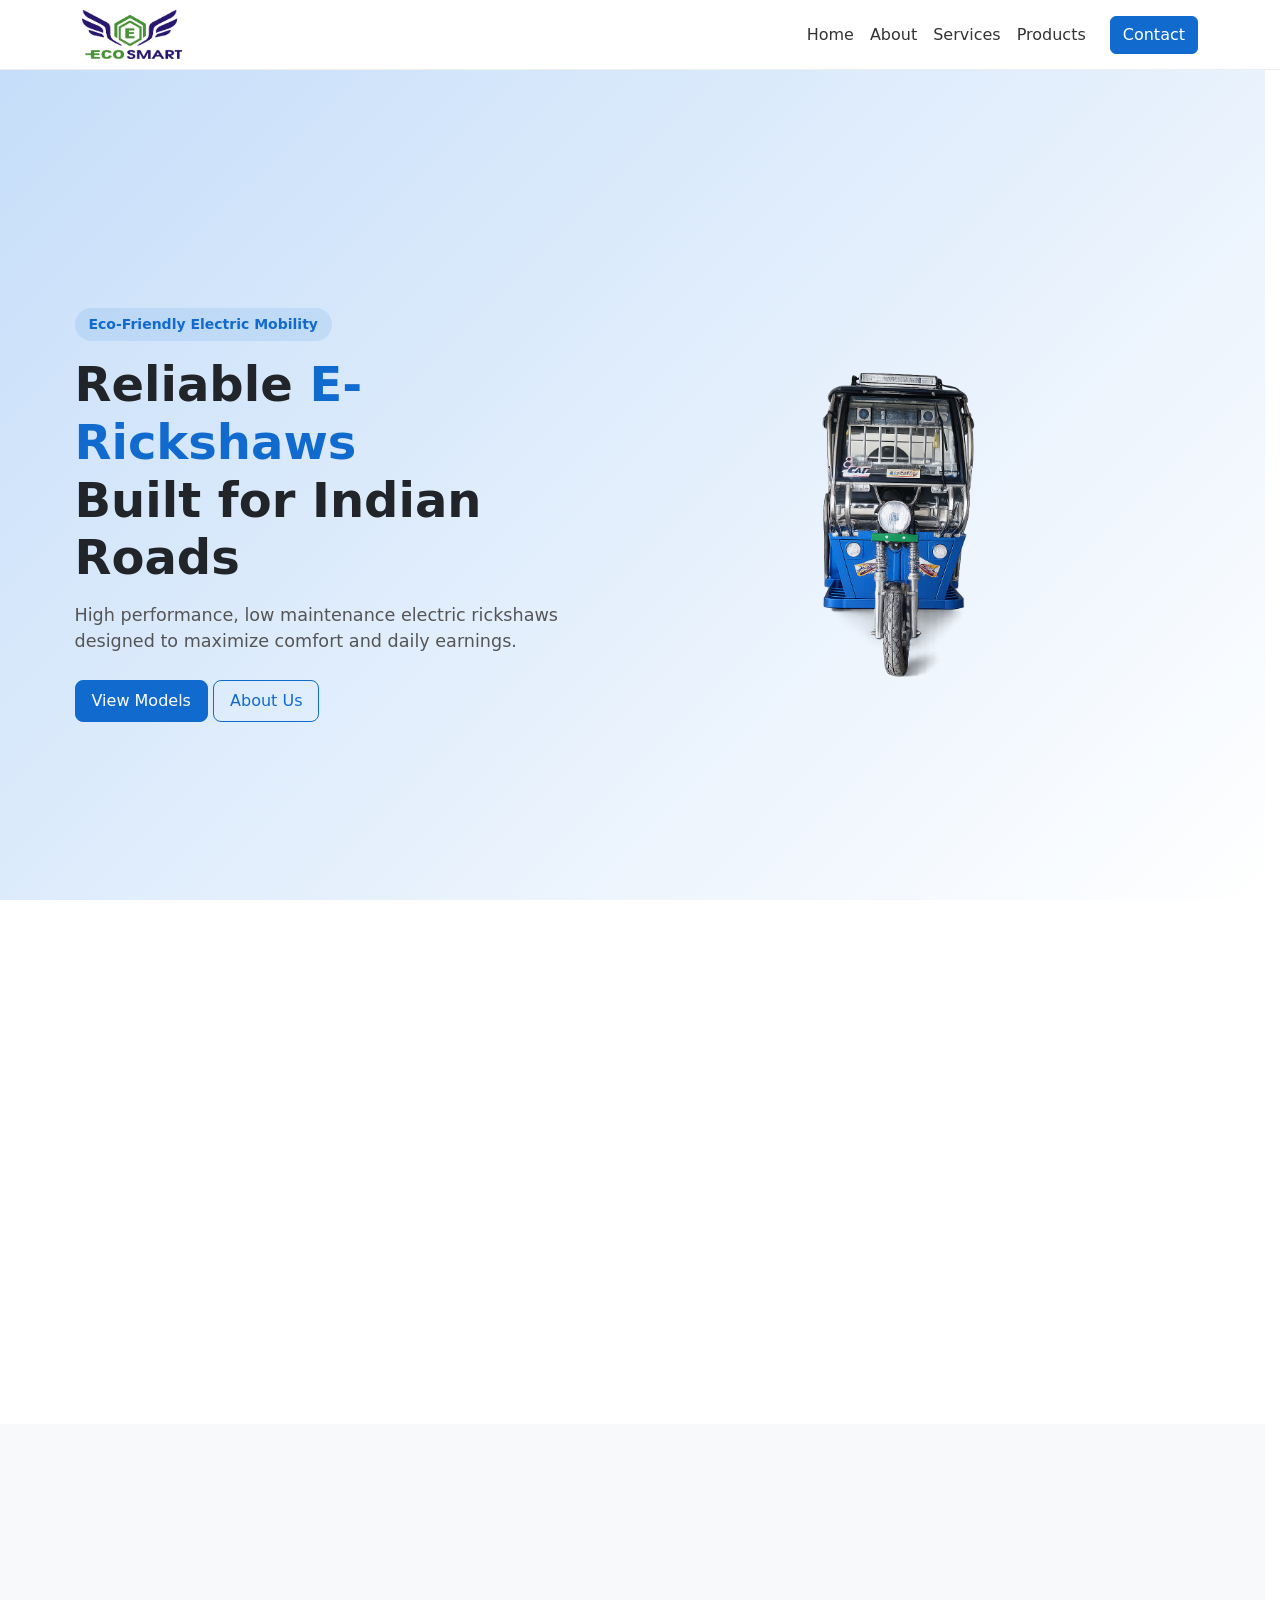
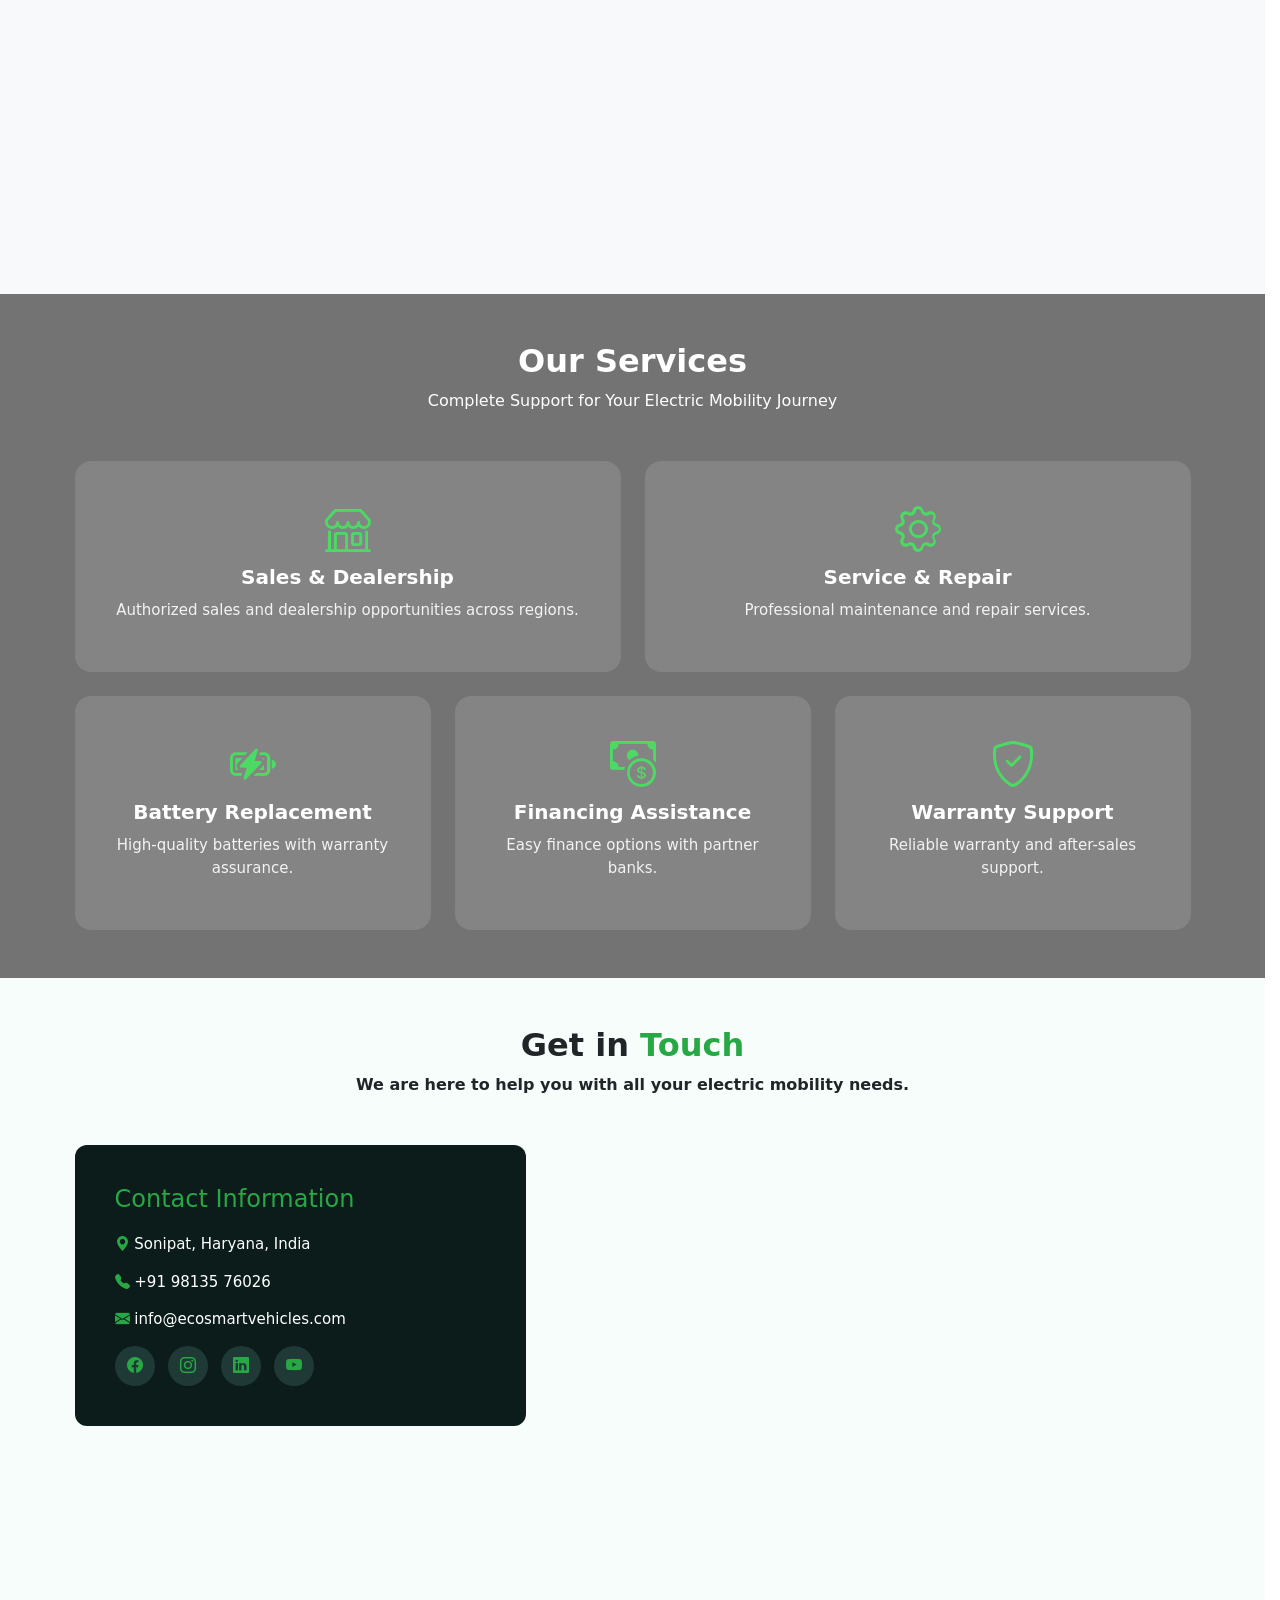
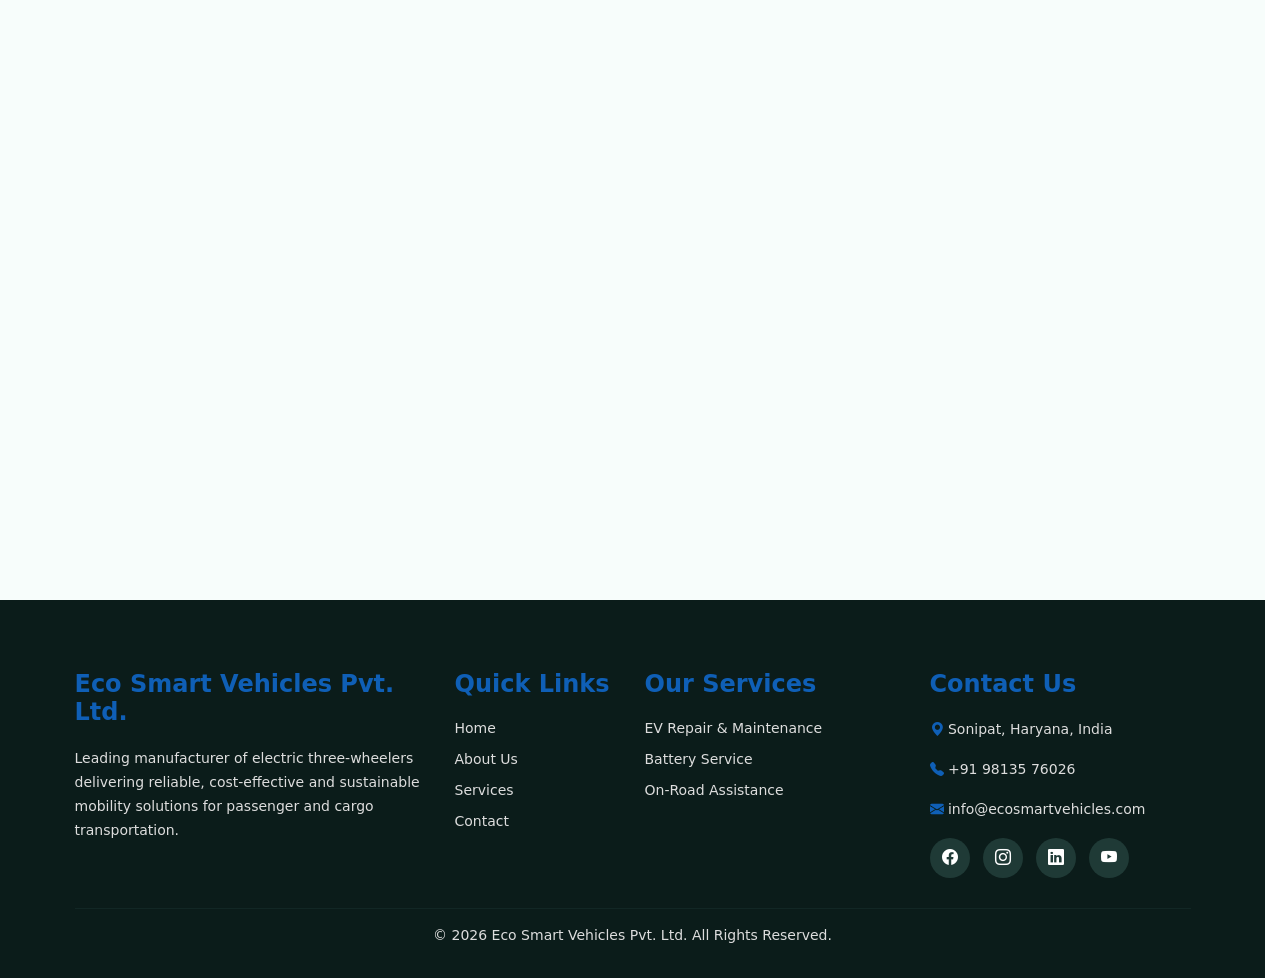
<file: index.html>
<!DOCTYPE html>
<html lang="en">

<head>
  <meta charset="UTF-8">
  <title>Home - EcoSmart</title>

  <link rel="stylesheet" href="https://cdn.jsdelivr.net/npm/bootstrap-icons@1.11.1/font/bootstrap-icons.css">
  <link rel="stylesheet" href="https://cdn.jsdelivr.net/npm/bootstrap-icons@1.11.1/font/bootstrap-icons.css">

  <link href="https://cdn.jsdelivr.net/npm/bootstrap@5.3.2/dist/css/bootstrap.min.css" rel="stylesheet">
  <link href="https://cdnjs.cloudflare.com/ajax/libs/font-awesome/6.5.1/css/all.min.css" rel="stylesheet">
  <link href="https://unpkg.com/aos@2.3.4/dist/aos.css" rel="stylesheet">
  <link rel="stylesheet" href="css/style.css">
</head>

<body>

  <nav class="navbar navbar-expand-lg fixed-top">
    <div class="container">
      <a class="navbar-brand fw-bold text-success" href="index.html">
        <img src="images/Logo/eco_logo.jpeg" alt="EcoSmart" tooltip="EcoSmart" style="width: 100px;">
      </a>

      <button class="navbar-toggler" type="button" data-bs-toggle="collapse" data-bs-target="#menu">
        <span class="navbar-toggler-icon"></span>
      </button>

      <div class="collapse navbar-collapse" id="menu">
        <ul class="navbar-nav ms-auto align-items-lg-center">
          <li class="nav-item">
            <a class="nav-link active" href="#">Home</a>
          </li>
          <!-- <li class="nav-item">
          <a class="nav-link" href="#models">Models</a>
        </li> -->
          <li class="nav-item">
            <a class="nav-link" href="about.html">About</a>
          </li>
          <li class="nav-item">
            <a class="nav-link" href="index.html#services">Services</a>
          </li>
          <li class="nav-item">
            <a class="nav-link" href="products.html">Products</a>
          </li>
          <li class="nav-item ms-lg-3">
            <a class="btn btn-success" href="#contact">Contact</a>
          </li>
        </ul>
      </div>
    </div>
  </nav>


  <!-- HERO SECTION -->
  <section class="hero-section">
    <div class="container">
      <div class="row align-items-center">

        <!-- Left Content -->
        <div class="col-lg-6 hero-content">
          <span class="hero-badge">Eco-Friendly Electric Mobility</span>

          <h1>
            Reliable <span>E-Rickshaws</span><br>
            Built for Indian Roads
          </h1>

          <p>
            High performance, low maintenance electric rickshaws
            designed to maximize comfort and daily earnings.
          </p>

          <div class="hero-buttons">
            <a href="#models" class="btn btn-success btn-lg" style="font-size: 16px;">View Models</a>
            <a href="about.html" class="btn btn-outline-success btn-lg" style="font-size: 16px;">About Us</a>
          </div>
        </div>

        <!-- Right Image -->
        <div class="col-lg-6 text-center hero-image">
          <img src="images/hero_img.png" alt="E-Rickshaw">
        </div>

      </div>
    </div>
  </section>


  <!-- About Block -->
  <section class="section about-block">

    <div class="container">
      <div class="row align-items-center">
        <div class="col-md-6" data-aos="fade-right">
          <h2>About Us</h2>
          <p>
            <b>Eco Smart Vehicles Pvt. Ltd.</b>, established in <b>2016</b>, is a leading manufacturer and solution
            provider in the
            <b>three-wheeler electric vehicle (3W EV)</b> segment. With a strong commitment to sustainable mobility, we
            specialize in designing, manufacturing, and supplying reliable, cost-effective, and high-performance
            electric three-wheelers for passenger and cargo applications.
          </p>
          <a href="about.html" class="read-more">
            Read More <i class="fa-solid fa-arrow-right"></i>
          </a>
        </div>
        <div class="col-md-6" data-aos="fade-left">
          <img src="images/about_img.png" class="img-fluid rounded">
        </div>
      </div>
    </div>
  </section>

  <!-- Models -->
  <section id="models" class="section bg-light">
    <div class="container">
      <h2 class="section-title" data-aos="fade-up">Our Models</h2>

      <div class="row mt-4">
        <div class="col-md-4" data-aos="zoom-in">
          <a href="products.html#rickshaw" style="text-decoration: none; color: #000;">
            <div class="card-box">
              <img src="images/models/passenger_rickshaw.png">
              <h5>Passenger E-Rickshaw</h5>
            </div>
          </a>
        </div>
        <div class="col-md-4" data-aos="zoom-in" data-aos-delay="150">
          <a href="products.html#loader" style="text-decoration: none; color: #000;">
            <div class="card-box">
              <img src="images/models/loader_rickshaw.png">
              <h5>Loader E-Rickshaw</h5>
            </div>
          </a>
        </div>
        <div class="col-md-4" data-aos="zoom-in" data-aos-delay="300">
          <div class="card-box">
            <img src="images/models/premium_rickshaw.png">
            <h5>Premium E-Rickshaw</h5>
          </div>
        </div>
      </div>
    </div>
  </section>

  <!-- Services -->
  <section id="services" class="services-section-bg py-5">
    <div class="overlay"></div>

    <div class="container position-relative">
      <div class="text-center mb-5 text-white">
        <h2 class="fw-bold">Our Services</h2>
        <p>Complete Support for Your Electric Mobility Journey</p>
      </div>

      <div class="row g-4">

        <div class="col-md-6 col-lg-6">
          <div class="service-card-bg text-center">
            <i class="bi bi-shop"></i>
            <h5>Sales & Dealership</h5>
            <p>Authorized sales and dealership opportunities across regions.</p>
          </div>
        </div>

        <!-- <div class="col-md-6 col-lg-4">
        <div class="service-card-bg text-center">
          <i class="bi bi-tools"></i>
          <h5>Spare Parts Supply</h5>
          <p>Genuine spare parts for long-lasting performance.</p>
        </div>
      </div> -->
        <div class="col-md-6 col-lg-6">
          <div class="service-card-bg text-center">
            <i class="bi bi-gear"></i>
            <h5>Service & Repair</h5>
            <p>Professional maintenance and repair services.</p>
          </div>
        </div>

        <div class="col-md-6 col-lg-4">
          <div class="service-card-bg text-center">
            <i class="bi bi-battery-charging"></i>
            <h5>Battery Replacement</h5>
            <p>High-quality batteries with warranty assurance.</p>
          </div>
        </div>



        <div class="col-md-6 col-lg-4">
          <div class="service-card-bg text-center">
            <i class="bi bi-cash-coin"></i>
            <h5>Financing Assistance</h5>
            <p>Easy finance options with partner banks.</p>
          </div>
        </div>

        <div class="col-md-6 col-lg-4">
          <div class="service-card-bg text-center">
            <i class="bi bi-shield-check"></i>
            <h5>Warranty Support</h5>
            <p>Reliable warranty and after-sales support.</p>
          </div>
        </div>

      </div>
    </div>
  </section>


  <!-- Portfolio -->
  <!-- <section class="section">
    <div class="container">
      <h2 class="section-title" data-aos="fade-up">Our Work</h2>

      <div class="row mt-4">
        <div class="col-md-4" data-aos="fade-up">
          <img src="images/work1.jpg" class="portfolio-img">
        </div>
        <div class="col-md-4" data-aos="fade-up" data-aos-delay="150">
          <img src="images/work2.jpg" class="portfolio-img">
        </div>
        <div class="col-md-4" data-aos="fade-up" data-aos-delay="300">
          <img src="images/work3.jpg" class="portfolio-img">
        </div>
      </div>
    </div>
  </section> -->

  <!-- CONTACT SECTION -->
  <section class="contact-section py-5" id="contact">
    <div class="container">

      <div class="section-title text-center mb-5">
        <h2>Get in <span>Touch</span></h2>
        <p>We are here to help you with all your electric mobility needs.</p>
      </div>

      <div class="row g-4">

        <!-- CONTACT INFO -->
        <div class="col-lg-5">
          <div class="contact-box">
            <h4>Contact Information</h4>

            <p><i class="bi bi-geo-alt-fill"></i> Sonipat, Haryana, India</p>
            <p><i class="bi bi-telephone-fill"></i> +91 98135 76026</p>
            <p><i class="bi bi-envelope-fill"></i> info@ecosmartvehicles.com</p>

            <div class="contact-social">
              <a href="#"><i class="bi bi-facebook"></i></a>
              <a href="#"><i class="bi bi-instagram"></i></a>
              <a href="#"><i class="bi bi-linkedin"></i></a>
              <a href="#"><i class="bi bi-youtube"></i></a>
            </div>
          </div>
        </div>

        <!-- CONTACT FORM -->
        <div class="col-lg-7">
          <iframe src="https://docs.google.com/forms/d/e/1FAIpQLSeu7i3pXuNI6NlAFTD0J7Tj8FxOgOXIwPhNv7xGaq_lLX20pw/viewform?embedded=true" width="640" height="1000" frameborder="0" marginheight="0" marginwidth="0">Loading…</iframe>
          <!-- <div id="contact" class="contact-form">
            <form action="https://formspree.io/f/meeljpdd" method="post">
              <div class="row">

                <div class="col-md-6 mb-3">
                  <input type="text" name="name" class="form-control" placeholder="Your Name" required>
                </div>

                <div class="col-md-6 mb-3">
                  <input type="email" name="email" class="form-control" placeholder="Your Email" required>
                </div>

                <div class="col-md-12 mb-3">
                  <input type="text" name="subject" class="form-control" placeholder="Subject">
                </div>

                <div class="col-md-12 mb-3">
                  <textarea name="message" class="form-control" rows="5" placeholder="Your Message"></textarea>
                </div>

                <div class="col-md-12">
                  <button class="btn btn-success px-4">Send Message</button>
                </div>
                <input type="hidden" name="_next" value="EcoSmart/index.html">
              </div>
            </form>
          </div> -->
        </div>

      </div>

    </div>
  </section>

  <!-- Footer -->
  <footer class="footer-section">
    <div class="container">
      <div class="row gy-4">

        <!-- ABOUT -->
        <div class="col-lg-4 col-md-6">
          <h4 class="footer-title">Eco Smart Vehicles Pvt. Ltd.</h4>
          <p>
            Leading manufacturer of electric three-wheelers delivering
            reliable, cost-effective and sustainable mobility solutions
            for passenger and cargo transportation.
          </p>
        </div>

        <!-- QUICK LINKS -->
        <div class="col-lg-2 col-md-6">
          <h4 class="footer-title">Quick Links</h4>
          <ul class="footer-links">
            <li><a href="index.html">Home</a></li>
            <li><a href="about.html">About Us</a></li>
            <li><a href="index.html#services">Services</a></li>
            <li><a href="index.html#contact">Contact</a></li>
          </ul>
        </div>

        <!-- SERVICES -->
        <div class="col-lg-3 col-md-6">
          <h4 class="footer-title">Our Services</h4>
          <ul class="footer-links">
            <li>EV Repair & Maintenance</li>
            <li>Battery Service</li>
            <li>On-Road Assistance</li>
          </ul>
        </div>

        <!-- CONTACT -->
        <div class="col-lg-3 col-md-6">
          <h4 class="footer-title">Contact Us</h4>
          <p><i class="bi bi-geo-alt-fill" style="color: #0f5fb6;"></i> Sonipat, Haryana, India</p>
          <p><i class="bi bi-telephone-fill" style="color: #0f5fb6;"></i> +91 98135 76026</p>
          <p><i class="bi bi-envelope-fill" style="color: #0f5fb6;"></i> info@ecosmartvehicles.com</p>

          <div class="social-icons">
            <a href="#"><i class="bi bi-facebook"></i></a>
            <a href="#"><i class="bi bi-instagram"></i></a>
            <a href="#"><i class="bi bi-linkedin"></i></a>
            <a href="#"><i class="bi bi-youtube"></i></a>
          </div>
        </div>

      </div>

      <hr class="footer-line">

      <div class="text-center">
        <p class="mb-0">© 2026 Eco Smart Vehicles Pvt. Ltd. All Rights Reserved.</p>
      </div>
    </div>
  </footer>

  <script src="https://cdn.jsdelivr.net/npm/bootstrap@5.3.2/dist/js/bootstrap.bundle.min.js"></script>
  <script src="https://unpkg.com/aos@2.3.4/dist/aos.js"></script>
  <script src="js/script.js"></script>
</body>

</html>
</file>
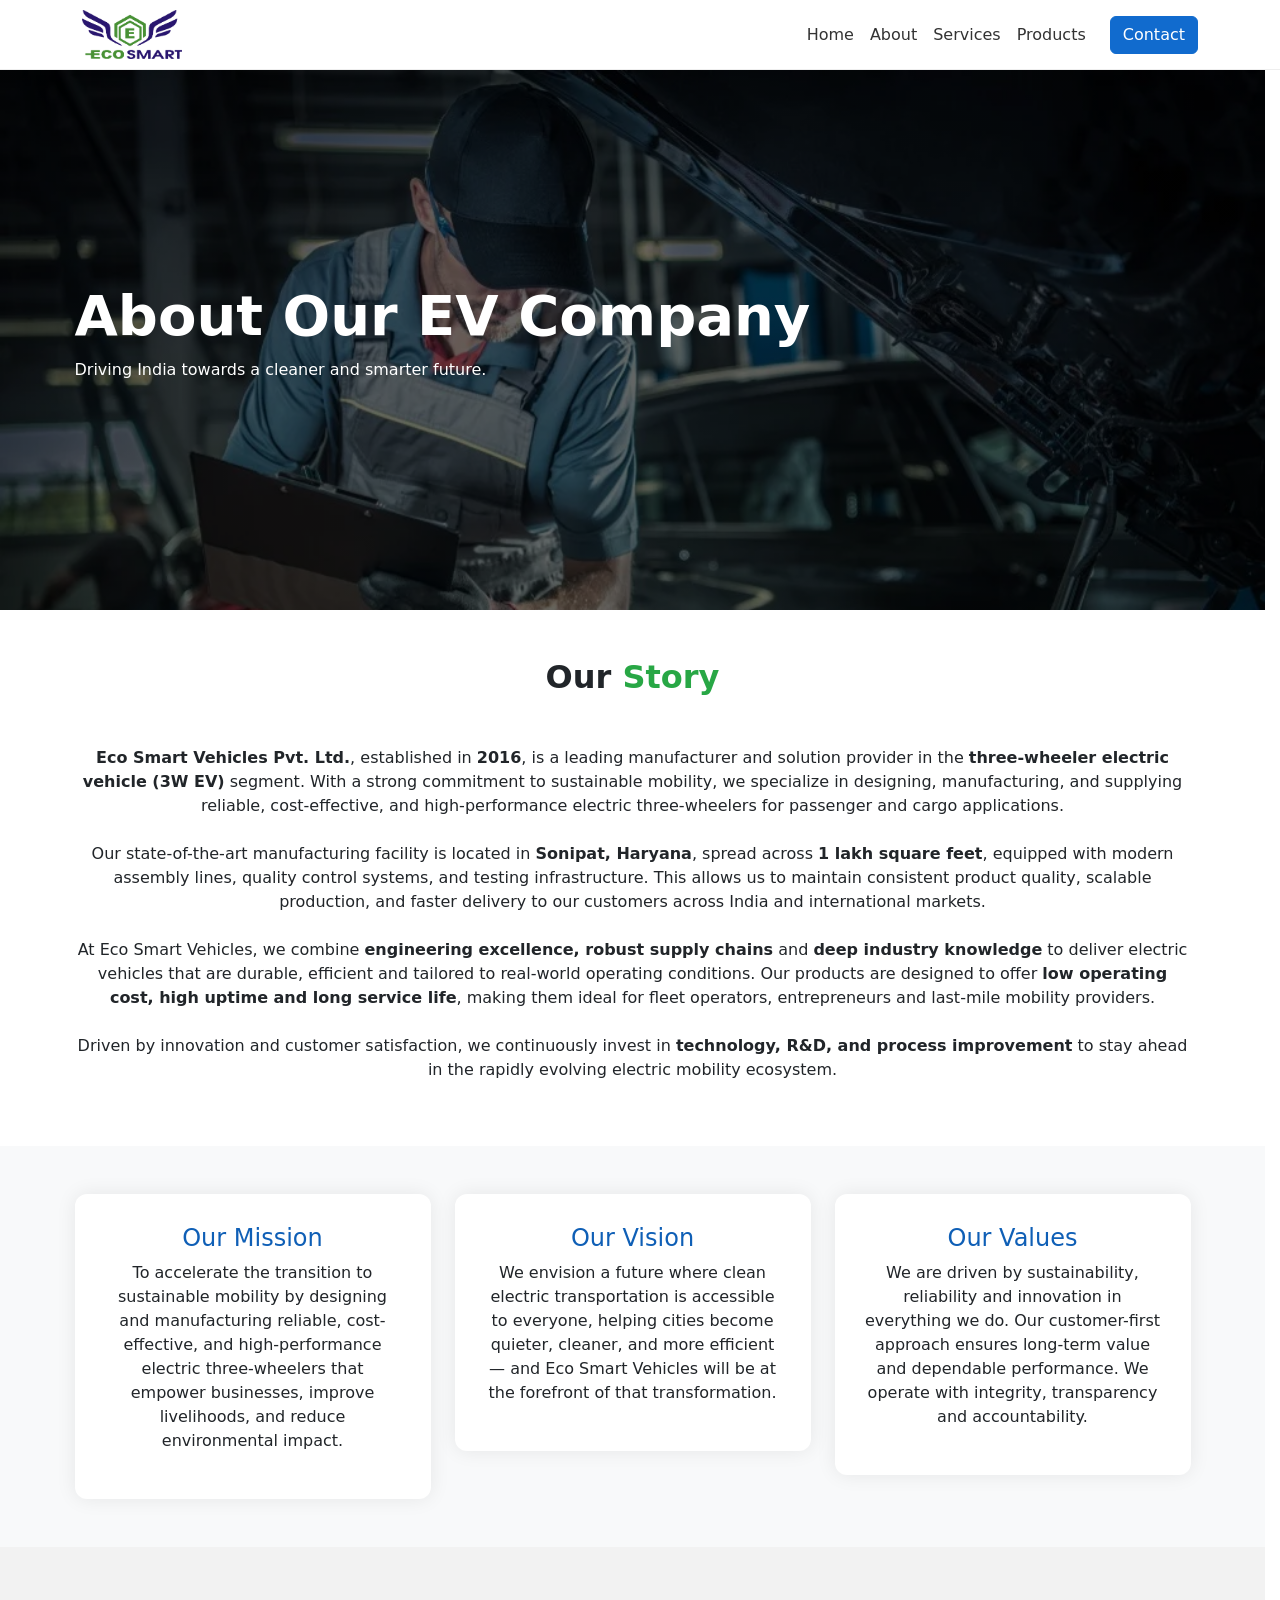
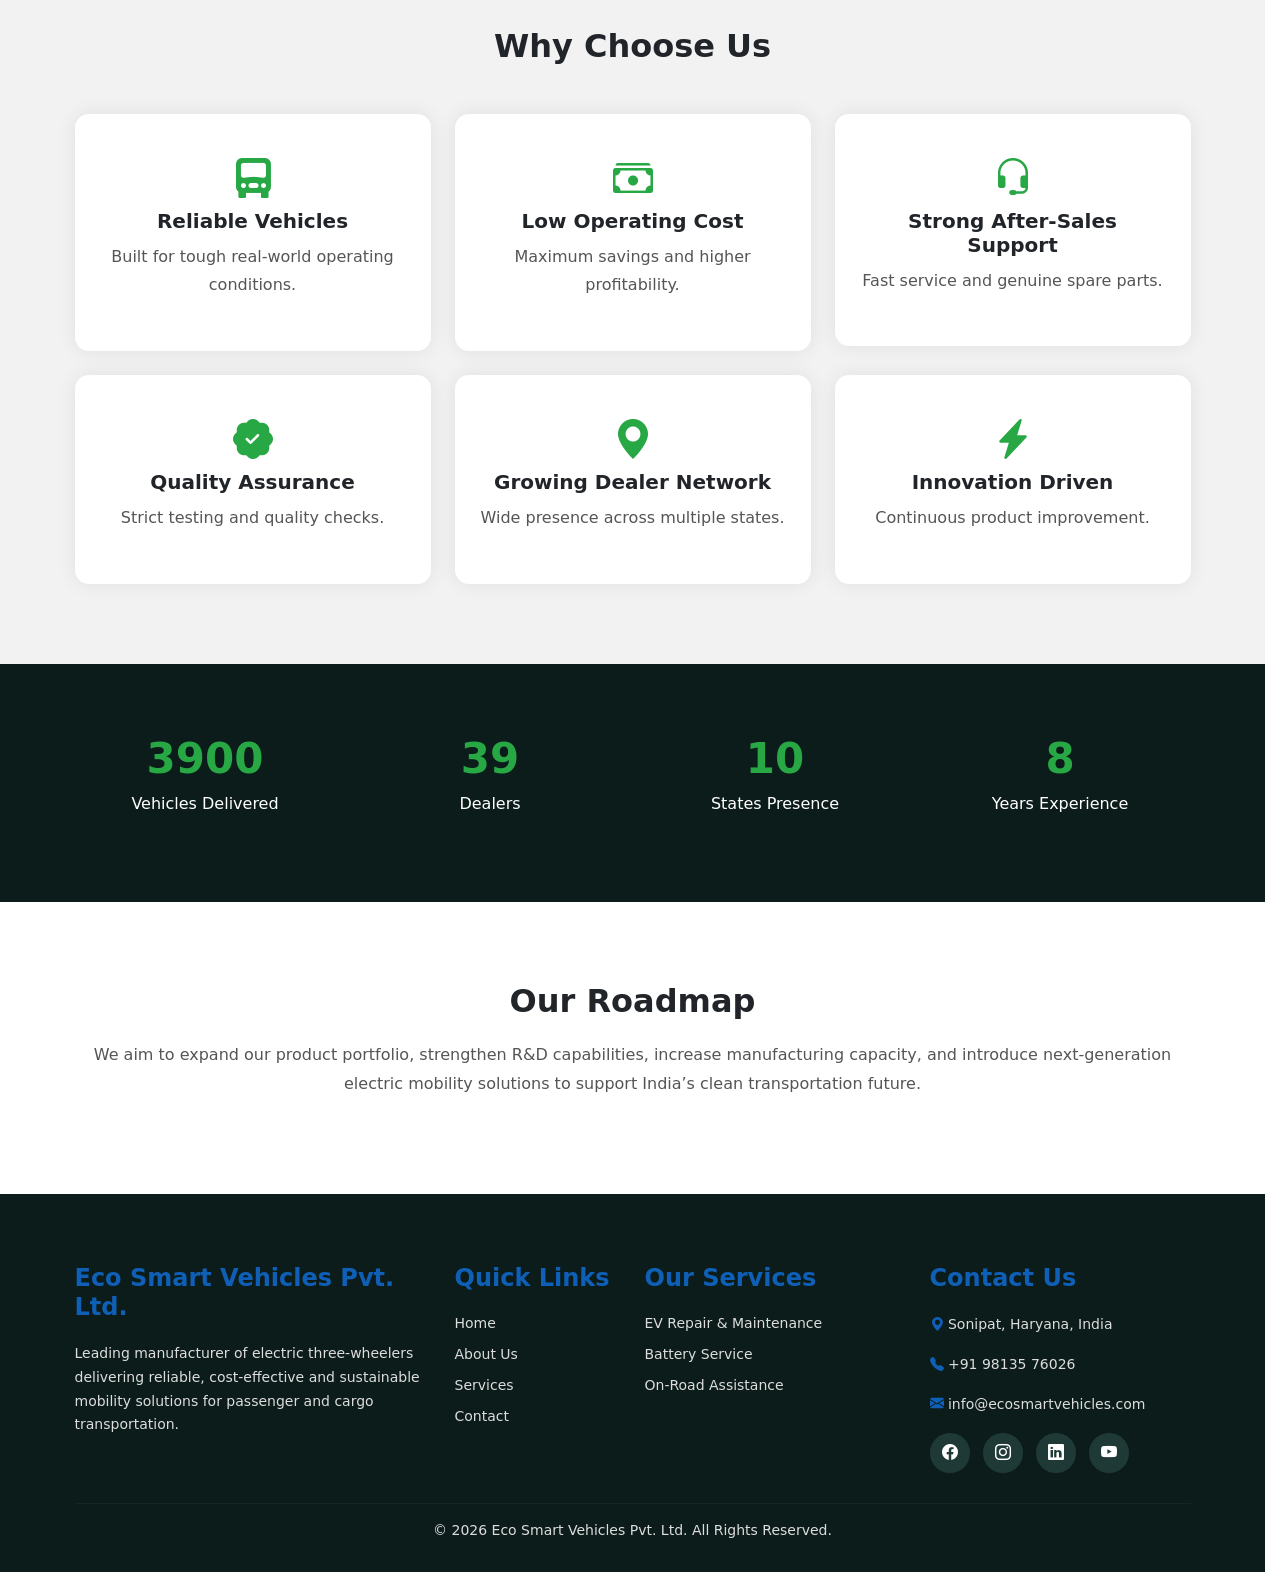
<file: about.html>
<!DOCTYPE html>
<html lang="en">

<head>
  <meta charset="UTF-8">
  <meta name="viewport" content="width=device-width, initial-scale=1.0">
  <title>About Us - EcoSmart</title>

  <!-- Bootstrap -->
  <link href="https://cdn.jsdelivr.net/npm/bootstrap@5.3.2/dist/css/bootstrap.min.css" rel="stylesheet">
  <link rel="stylesheet" href="https://cdn.jsdelivr.net/npm/bootstrap-icons@1.11.1/font/bootstrap-icons.css">


  <!-- Google Font -->
  <link href="https://fonts.googleapis.com/css2?family=Poppins:wght@300;400;600;700&display=swap" rel="stylesheet">
  <link rel="stylesheet" href="css/style.css">
</head>

<body>
  <nav class="navbar navbar-expand-lg fixed-top">
    <div class="container">
      <a class="navbar-brand fw-bold text-success" href="index.html">
        <img src="images/Logo/eco_logo.jpeg" alt="EcoSmart" tooltip="EcoSmart" style="width: 100px;">
      </a>

      <button class="navbar-toggler" type="button" data-bs-toggle="collapse" data-bs-target="#menu">
        <span class="navbar-toggler-icon"></span>
      </button>

      <div class="collapse navbar-collapse" id="menu">
        <ul class="navbar-nav ms-auto align-items-lg-center">
          <li class="nav-item">
            <a class="nav-link" href="index.html">Home</a>
          </li>
          <!-- <li class="nav-item">
          <a class="nav-link" href="#models">Models</a>
        </li> -->
          <li class="nav-item">
            <a class="nav-link active" href="about.html">About</a>
          </li>
            <li class="nav-item">
          <a class="nav-link" href="index.html#services">Services</a>
        </li>
         <li class="nav-item">
          <a class="nav-link" href="products.html">Products</a>
        </li>
          <li class="nav-item ms-lg-3">
            <a class="btn btn-success" href="index.html#contact">Contact</a>
          </li>
        </ul>
      </div>
    </div>
  </nav>

  <!-- HERO -->
  <section class="about-hero">
    <div class="container">
      <h1 class="display-4 fw-bold">About Our EV Company</h1>
      <p>Driving India towards a cleaner and smarter future.</p>
    </div>
  </section>

  <!-- STORY -->
  <section class="py-5">
    <div class="container reveal">
      <div class="section-title">
        <h2>Our <span>Story</span></h2>
      </div>
      <p class="text-center">
        <b>Eco Smart Vehicles Pvt. Ltd.</b>, established in <b>2016</b>, is a leading manufacturer and solution provider
        in the
        <b>three-wheeler electric vehicle (3W EV)</b> segment. With a strong commitment to sustainable mobility, we
        specialize
        in designing, manufacturing, and supplying reliable, cost-effective, and high-performance electric
        three-wheelers for passenger and cargo applications.
        <br /><br />
        Our state-of-the-art manufacturing facility is located in <b>Sonipat, Haryana</b>, spread across <b>1 lakh
          square feet</b>,
        equipped with modern assembly lines, quality control systems, and testing infrastructure. This allows us to
        maintain consistent product quality, scalable production, and faster delivery to our customers across India and
        international markets.
        <br /><br />
        At Eco Smart Vehicles, we combine <b>engineering excellence, robust supply chains</b> and <b>deep industry
          knowledge</b> to
        deliver electric vehicles that are durable, efficient and tailored to real-world operating conditions. Our
        products are designed to offer <b>low operating cost, high uptime and long service life</b>, making them ideal
        for
        fleet operators, entrepreneurs and last-mile mobility providers.
        <br /><br />
        Driven by innovation and customer satisfaction, we continuously invest in <b>technology, R&D, and process
          improvement</b> to stay ahead in the rapidly evolving electric mobility ecosystem.
      </p>
    </div>
  </section>

  <!-- MISSION VISION VALUES -->
  <section class="py-5 bg-light">
    <div class="container">
      <div class="row g-4">

        <div class="col-md-4 reveal">
          <div class="icon-box text-center">
            <h4 style="color: #0f5fb6;">Our Mission</h4>
            <p>To accelerate the transition to sustainable mobility by designing and manufacturing reliable,
              cost-effective, and high-performance electric three-wheelers that empower businesses, improve livelihoods,
              and reduce environmental impact.</p>
          </div>
        </div>

        <div class="col-md-4 reveal">
          <div class="icon-box text-center">
            <h4 style="color: #0f5fb6;">Our Vision</h4>
            <p>We envision a future where clean electric transportation is accessible to everyone, helping cities become
              quieter, cleaner, and more efficient — and Eco Smart Vehicles will be at the forefront of that
              transformation.</p>
          </div>
        </div>

        <div class="col-md-4 reveal">
          <div class="icon-box text-center">
            <h4 style="color: #0f5fb6;">Our Values</h4>
            <p>We are driven by sustainability, reliability and innovation in everything we do. Our customer-first
              approach ensures long-term value and dependable performance. We operate with integrity, transparency and
              accountability.</p>
          </div>
        </div>

      </div>
    </div>
  </section>

  <!-- ABOUT CONTENT START -->

<!-- WHY CHOOSE US -->
<section class="about-block why-section">
  <div class="container text-center">
    <h2 class="mb-5">Why Choose Us</h2>

    <div class="row g-4">

      <div class="col-md-4">
        <div class="why-card">
          <i class="bi bi-truck-front-fill"></i>
          <h5>Reliable Vehicles</h5>
          <p>Built for tough real-world operating conditions.</p>
        </div>
      </div>

      <div class="col-md-4">
        <div class="why-card">
          <i class="bi bi-cash-stack"></i>
          <h5>Low Operating Cost</h5>
          <p>Maximum savings and higher profitability.</p>
        </div>
      </div>

      <div class="col-md-4">
        <div class="why-card">
          <i class="bi bi-headset"></i>
          <h5>Strong After-Sales Support</h5>
          <p>Fast service and genuine spare parts.</p>
        </div>
      </div>

      <div class="col-md-4">
        <div class="why-card">
          <i class="bi bi-patch-check-fill"></i>
          <h5>Quality Assurance</h5>
          <p>Strict testing and quality checks.</p>
        </div>
      </div>

      <div class="col-md-4">
        <div class="why-card">
          <i class="bi bi-geo-alt-fill"></i>
          <h5>Growing Dealer Network</h5>
          <p>Wide presence across multiple states.</p>
        </div>
      </div>

      <div class="col-md-4">
        <div class="why-card">
          <i class="bi bi-lightning-charge-fill"></i>
          <h5>Innovation Driven</h5>
          <p>Continuous product improvement.</p>
        </div>
      </div>

    </div>
  </div>
</section>


<!-- IMPACT NUMBERS -->
<section class="counter-section">
  <div class="container">
    <div class="row text-center">

      <div class="col-md-3">
        <h2 class="counter" data-target="5000">0</h2>
        <p>Vehicles Delivered</p>
      </div>

      <div class="col-md-3">
        <h2 class="counter" data-target="50">0</h2>
        <p>Dealers</p>
      </div>

      <div class="col-md-3">
        <h2 class="counter" data-target="10">0</h2>
        <p>States Presence</p>
      </div>

      <div class="col-md-3">
        <h2 class="counter" data-target="8">0</h2>
        <p>Years Experience</p>
      </div>

    </div>
  </div>
</section>

<!-- FUTURE ROADMAP -->
<section class="about-block">
  <div class="container text-center">
    <h2>Our Roadmap</h2>
    <p class="mt-3">
      We aim to expand our product portfolio, strengthen R&D capabilities,
      increase manufacturing capacity, and introduce next-generation
      electric mobility solutions to support India’s clean transportation
      future.
    </p>
  </div>
</section>

<!-- ABOUT CONTENT END -->

  <!-- TEAM -->
  <!-- <section class="py-5">
    <div class="container reveal">
      <div class="section-title">
        <h2>Our <span>Team</span></h2>
      </div>

      <div class="row text-center g-4">

        <div class="col-md-4">
          <div class="team-card">
            <img src="https://randomuser.me/api/portraits/men/32.jpg">
            <h5 class="mt-3">Rahul Sharma</h5>
            <p>Founder</p>
          </div>
        </div>

        <div class="col-md-4">
          <div class="team-card">
            <img src="https://randomuser.me/api/portraits/women/45.jpg">
            <h5 class="mt-3">Neha Verma</h5>
            <p>Operations Head</p>
          </div>
        </div>

        <div class="col-md-4">
          <div class="team-card">
            <img src="https://randomuser.me/api/portraits/men/65.jpg">
            <h5 class="mt-3">Amit Singh</h5>
            <p>Technical Lead</p>
          </div>
        </div>

      </div>
    </div>
  </section> -->

  <!-- FOOTER -->
  <!-- FOOTER -->
<footer class="footer-section">
  <div class="container">
    <div class="row gy-4">

      <!-- ABOUT -->
      <div class="col-lg-4 col-md-6">
        <h4 class="footer-title">Eco Smart Vehicles Pvt. Ltd.</h4>
        <p>
          Leading manufacturer of electric three-wheelers delivering
          reliable, cost-effective and sustainable mobility solutions
          for passenger and cargo transportation.
        </p>
      </div>

      <!-- QUICK LINKS -->
      <div class="col-lg-2 col-md-6">
        <h4 class="footer-title">Quick Links</h4>
        <ul class="footer-links">
          <li><a href="index.html">Home</a></li>
          <li><a href="about.html">About Us</a></li>
          <li><a href="index.html#services">Services</a></li>
          <li><a href="index.html#contact">Contact</a></li>
        </ul>
      </div>

      <!-- SERVICES -->
      <div class="col-lg-3 col-md-6">
        <h4 class="footer-title">Our Services</h4>
        <ul class="footer-links">
          <li>EV Repair & Maintenance</li>
          <li>Battery Service</li>
          <li>On-Road Assistance</li>
        </ul>
      </div>

      <!-- CONTACT -->
      <div class="col-lg-3 col-md-6">
        <h4 class="footer-title">Contact Us</h4>
        <p><i class="bi bi-geo-alt-fill" style="color: #0f5fb6;"></i> Sonipat, Haryana, India</p>
        <p><i class="bi bi-telephone-fill" style="color: #0f5fb6;"></i> +91 98135 76026</p>
        <p><i class="bi bi-envelope-fill" style="color: #0f5fb6;"></i> info@ecosmartvehicles.com</p>


        <div class="social-icons">
          <a href="#"><i class="bi bi-facebook"></i></a>
          <a href="#"><i class="bi bi-instagram"></i></a>
          <a href="#"><i class="bi bi-linkedin"></i></a>
          <a href="#"><i class="bi bi-youtube"></i></a>
        </div>
      </div>

    </div>

    <hr class="footer-line">

    <div class="text-center">
      <p class="mb-0">© 2026 Eco Smart Vehicles Pvt. Ltd. All Rights Reserved.</p>
    </div>
  </div>
</footer>


  <!-- Bootstrap JS -->
  <script src="https://cdn.jsdelivr.net/npm/bootstrap@5.3.2/dist/js/bootstrap.bundle.min.js"></script>

  <script>
    // Scroll Reveal
    window.addEventListener("scroll", () => {
      document.querySelectorAll(".reveal").forEach(el => {
        if (el.getBoundingClientRect().top < window.innerHeight - 100) {
          el.classList.add("active");
        }
      });
    });

    // Counter Animation
    const counters = document.querySelectorAll('.counter');
    counters.forEach(counter => {
      let target = +counter.dataset.target;
      let count = 0;
      let speed = 50;

      let update = () => {
        if (count < target) {
          count += Math.ceil(target / speed);
          counter.innerText = count;
          setTimeout(update, 40);
        } else {
          counter.innerText = target;
        }
      };
      update();
    });
  </script>
</body>

</html>
</file>
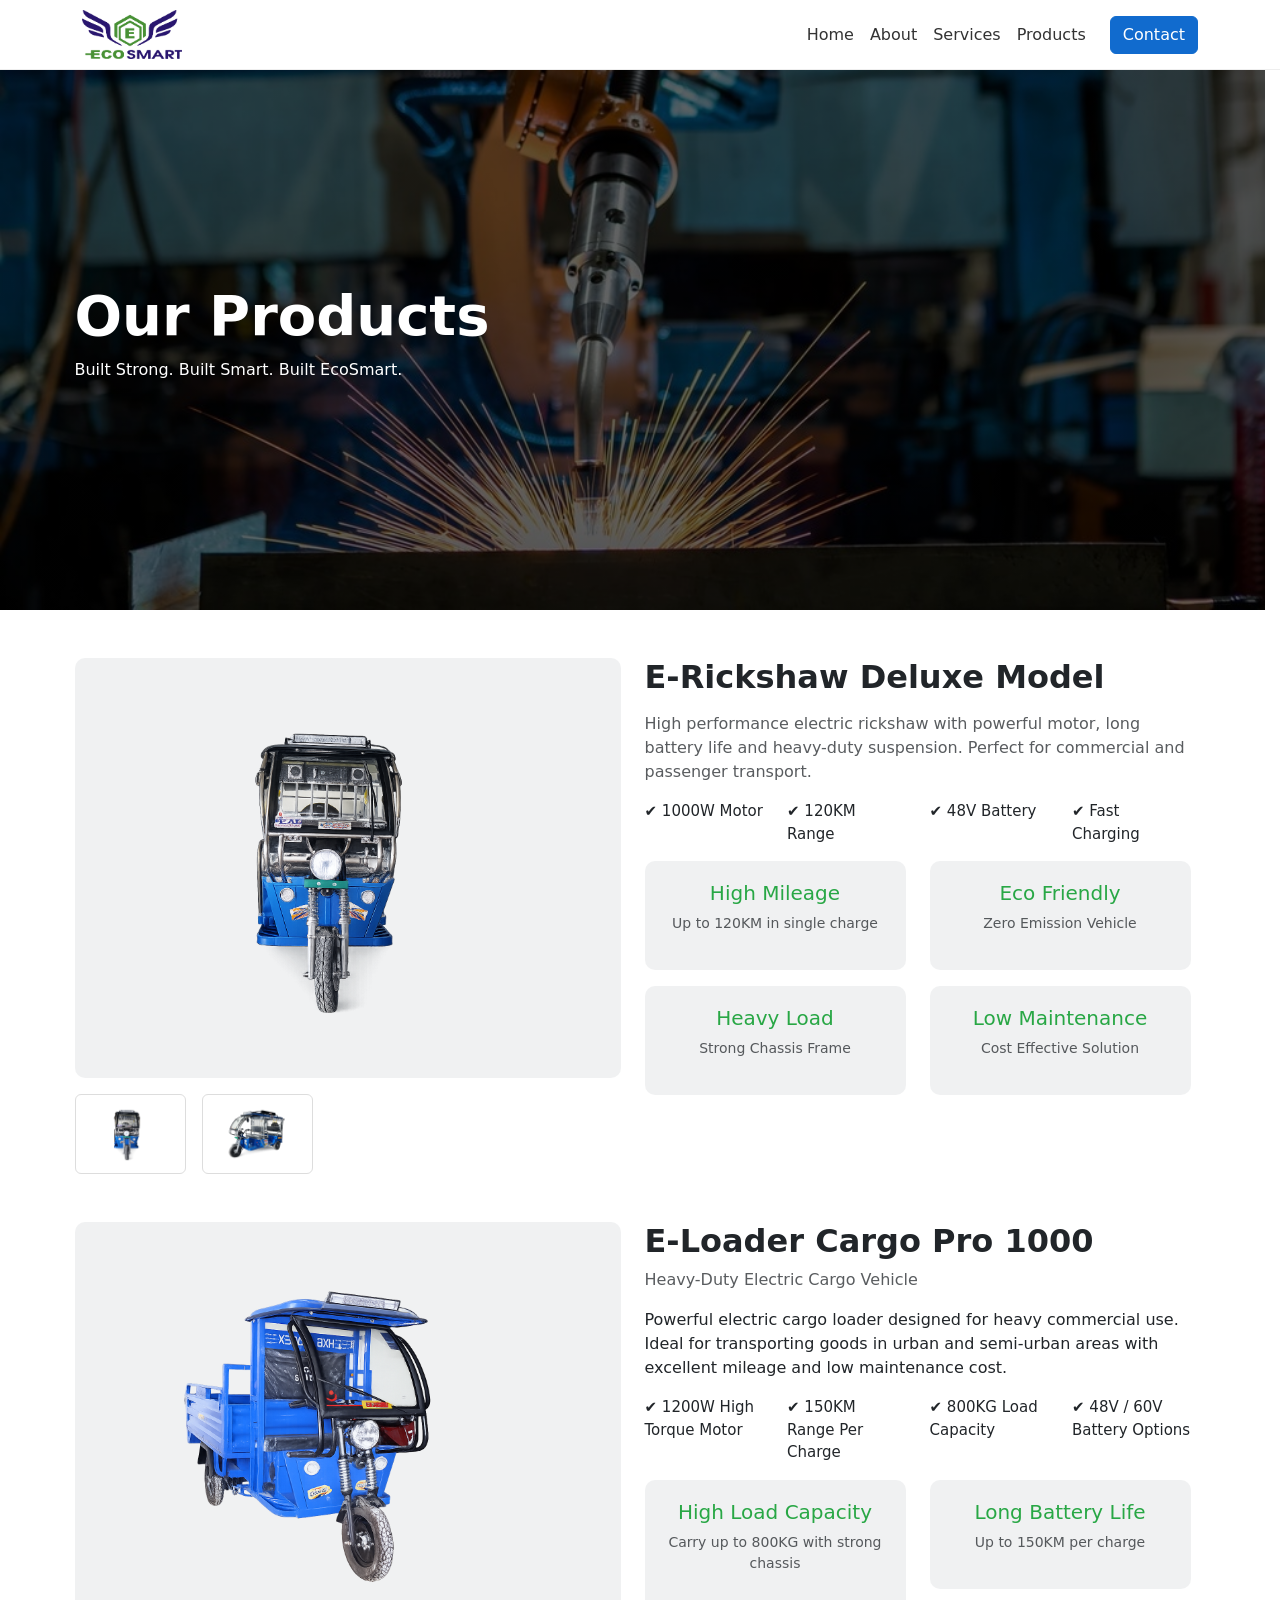
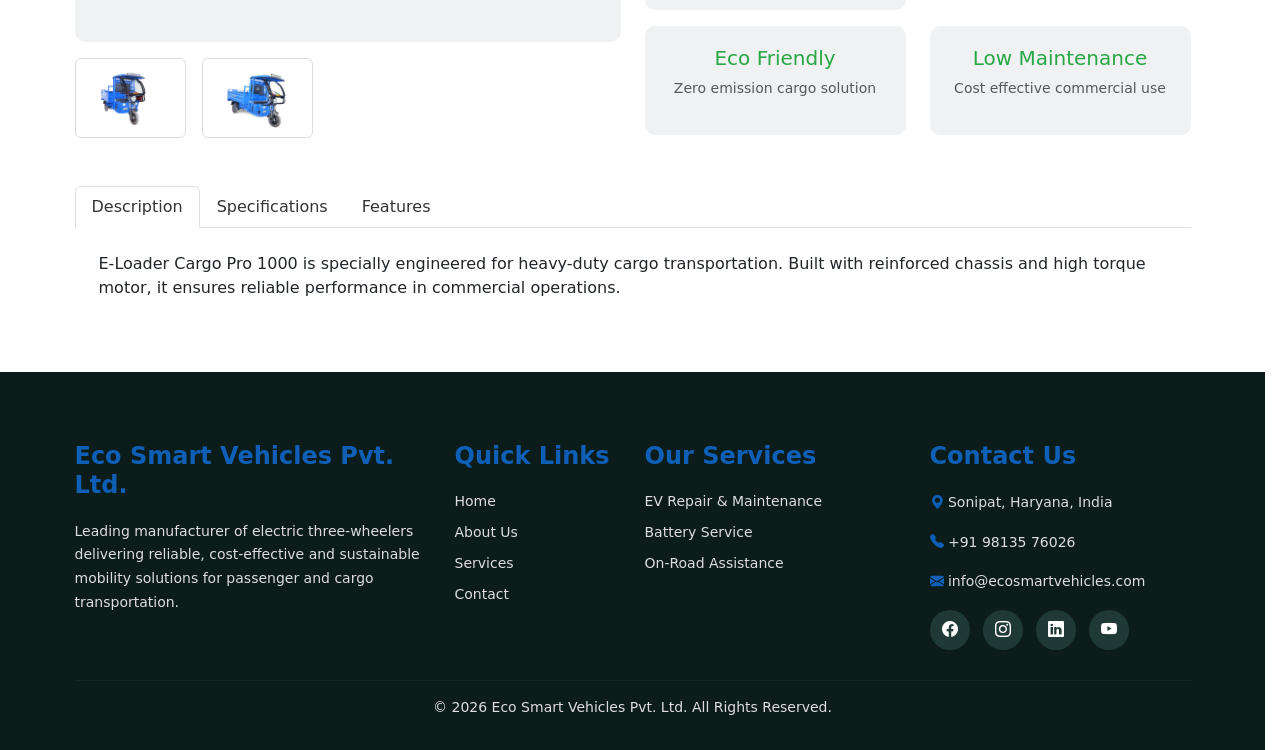
<file: products.html>
<!DOCTYPE html>
<html lang="en">

<head>
    <meta charset="UTF-8">
    <meta name="viewport" content="width=device-width, initial-scale=1.0">
    <title>Products - EcoSmart</title>

    <!-- Bootstrap -->
    <link href="https://cdn.jsdelivr.net/npm/bootstrap@5.3.2/dist/css/bootstrap.min.css" rel="stylesheet">
    <link rel="stylesheet" href="https://cdn.jsdelivr.net/npm/bootstrap-icons@1.11.1/font/bootstrap-icons.css">


    <!-- Google Font -->
    <link href="https://fonts.googleapis.com/css2?family=Poppins:wght@300;400;600;700&display=swap" rel="stylesheet">
    <link rel="stylesheet" href="css/style.css">
</head>

<body>
    <nav class="navbar navbar-expand-lg fixed-top">
        <div class="container">
            <a class="navbar-brand fw-bold text-success" href="index.html">
                <img src="images/Logo/eco_logo.jpeg" alt="EcoSmart" tooltip="EcoSmart" style="width: 100px;">
            </a>

            <button class="navbar-toggler" type="button" data-bs-toggle="collapse" data-bs-target="#menu">
                <span class="navbar-toggler-icon"></span>
            </button>

            <div class="collapse navbar-collapse" id="menu">
                <ul class="navbar-nav ms-auto align-items-lg-center">
                    <li class="nav-item">
                        <a class="nav-link" href="index.html">Home</a>
                    </li>
                    <li class="nav-item">
                        <a class="nav-link" href="about.html">About</a>
                    </li>
                    <li class="nav-item">
                        <a class="nav-link" href="index.html#services">Services</a>
                    </li>
                    <li class="nav-item">
                        <a class="nav-link active" href="products.html">Products</a>
                    </li>
                    <li class="nav-item ms-lg-3">
                        <a class="btn btn-success" href="index.html#contact">Contact</a>
                    </li>
                </ul>
            </div>
        </div>
    </nav>
    <!-- HERO -->
    <section class="product-hero">
        <div class="container">
            <h1 class="display-4 fw-bold">Our Products</h1>
            <p>Built Strong. Built Smart. Built EcoSmart.</p>
        </div>
    </section>
    <div class="container py-5">

        <div class="row" id="rickshaw">

            <!-- LEFT: Images -->
            <div class="col-md-6">
                <img id="mainImage_rickshaw" src="images/products/e-rickshaw/rickshaw1.png" class="main-img mb-3">

                <div class="d-flex gap-3">
                    <img src="images/products/e-rickshaw/rickshaw1.png" class="thumb-img" onclick="changeImage_rickshaw(this)">
                    <img src="images/products/e-rickshaw/rickshaw_sideview.png" class="thumb-img"
                        onclick="changeImage_rickshaw(this)">
                    <!-- <img src="https://via.placeholder.com/600x400?text=Battery+View" class="thumb-img" onclick="changeImage(this)"> -->
                </div>
            </div>

            <!-- RIGHT: Details -->
            <div class="col-md-6">

                <h2 class="fw-bold">E-Rickshaw Deluxe Model</h2>

                <!-- <span class="stock-badge text-white">In Stock</span> -->

                <!-- <div class="mt-3">
                <span class="price">₹1,45,000</span>
                <span class="old-price">₹1,60,000</span>
            </div> -->

                <p class="mt-3 text-muted">
                    High performance electric rickshaw with powerful motor,
                    long battery life and heavy-duty suspension.
                    Perfect for commercial and passenger transport.
                </p>
                <div class="row" style="font-size: 15px;">
                    <div class="col-md-3">
                        <p>✔ 1000W Motor</p>
                    </div>
                    <div class="col-md-3">
                        <p>✔ 120KM Range</p>
                    </div>
                    <div class="col-md-3">
                        <p>✔ 48V Battery</p>
                    </div>
                    <div class="col-md-3">
                        <p>✔ Fast Charging</p>
                    </div>
                </div>
                <div class="row text-center">

                    <div class="col-md-6">
                        <div class="feature-box">
                            <h5 style="color:#28a745;">High Mileage</h5>
                            <p class="small text-muted">Up to 120KM in single charge</p>
                        </div>
                    </div>

                    <div class="col-md-6">
                        <div class="feature-box">
                            <h5 style="color:#28a745;">Eco Friendly</h5>
                            <p class="small text-muted">Zero Emission Vehicle</p>
                        </div>
                    </div>
                </div>
                <div class="row mt-3 text-center">
                    <div class="col-md-6">
                        <div class="feature-box">
                            <h5 style="color:#28a745;">Heavy Load</h5>
                            <p class="small text-muted">Strong Chassis Frame</p>
                        </div>
                    </div>

                    <div class="col-md-6">
                        <div class="feature-box">
                            <h5 style="color:#28a745;">Low Maintenance</h5>
                            <p class="small text-muted">Cost Effective Solution</p>
                        </div>
                    </div>

                </div>
                <!-- Quantity -->
                <!-- <div class="d-flex align-items-center mt-3">
                <button class="btn btn-outline-secondary" onclick="decreaseQty()">-</button>
                <input type="text" id="quantity" value="1" class="form-control mx-2 qty-box">
                <button class="btn btn-outline-secondary" onclick="increaseQty()">+</button>
            </div>

            <div class="mt-4">
                <button class="btn btn-success px-4 me-2">Enquire Now</button>
                <button class="btn btn-dark px-4">Download Brochure</button>
            </div> -->

            </div>
        </div>

        <!-- Features Section -->

        <div class="row mt-5" id="loader">

            <!-- LEFT SIDE -->
            <div class="col-md-6">
                <img id="mainImage_loader" src="images/products/e-loader/loader1.png" class="main-img mb-3">

                <div class="d-flex gap-3">
                    <img src="images/products/e-loader/loader1.png" class="thumb-img"
                        onclick="changeImage_loader(this)">
                    <img src="images/products/e-loader/loader_sideview.png" class="thumb-img"
                        onclick="changeImage_loader(this)">
                    <!-- <img src="https://via.placeholder.com/600x400?text=Loading+Area" class="thumb-img"
                        onclick="changeImage(this)"> -->
                </div>
            </div>

            <!-- RIGHT SIDE -->
            <div class="col-md-6">

                <h2 class="fw-bold">E-Loader Cargo Pro 1000</h2>
                <p class="text-muted">Heavy-Duty Electric Cargo Vehicle</p>

                <!-- <div class="price mb-3">₹1,85,000</div> -->

                <p>
                    Powerful electric cargo loader designed for heavy commercial use.
                    Ideal for transporting goods in urban and semi-urban areas with
                    excellent mileage and low maintenance cost.
                </p>
                 <div class="row" style="font-size: 15px;">
                    <div class="col-md-3">
                        <p>✔ 1200W High Torque Motor</p>
                    </div>
                    <div class="col-md-3">
                        <p>✔ 150KM Range Per Charge</p>
                    </div>
                    <div class="col-md-3">
                        <p>✔ 800KG Load Capacity</p>
                    </div>
                    <div class="col-md-3">
                        <p>✔ 48V / 60V Battery Options</p>
                    </div>
                </div>
                <div class="row text-center">

            <div class="col-md-6">
                     <div class="feature-box">
                            <h5 style="color:#28a745;">High Load Capacity</h5>
                    <p class="small text-muted">Carry up to 800KG with strong chassis</p>
                
                </div>
            </div>

            <div class="col-md-6">
               <div class="feature-box">
                            <h5 style="color:#28a745;">Long Battery Life</h5>
                    <p class="small text-muted">Up to 150KM per charge</p>
                </div>
            </div>
</div>
                <div class="row mt-3 text-center">
            <div class="col-md-6">
               <div class="feature-box">
                            <h5 style="color:#28a745;">Eco Friendly</h5>
                    <p class="small text-muted">Zero emission cargo solution</p>
                </div>
            </div>

            <div class="col-md-6">
                <div class="feature-box">
                            <h5 style="color:#28a745;">Low Maintenance</h5>
                    <p class="small text-muted">Cost effective commercial use</p>
                </div>
            </div>

        </div>
                <!-- <ul class="list-unstyled">
                    <li>✔ 1200W High Torque Motor</li>
                    <li>✔ 150KM Range Per Charge</li>
                    <li>✔ 800KG Load Capacity</li>
                    <li>✔ 48V / 60V Battery Options</li>
                    <li>✔ Fast Charging Support</li>
                </ul> -->

                <!-- <button class="btn btn-success px-4 mt-3" data-bs-toggle="modal" data-bs-target="#enquiryModal">
        Enquire Now
    </button> -->

            </div>
        </div>

        <!-- HIGHLIGHTS -->
        

        <!-- TABS SECTION -->
        <div class="row mt-5">
            <div class="col-12">

                <ul class="nav nav-tabs" id="productTab" role="tablist">
                    <li class="nav-item">
                        <button class="nav-link active" data-bs-toggle="tab"
                            data-bs-target="#description">Description</button>
                    </li>
                    <li class="nav-item">
                        <button class="nav-link" data-bs-toggle="tab"
                            data-bs-target="#specification">Specifications</button>
                    </li>
                    <li class="nav-item">
                        <button class="nav-link" data-bs-toggle="tab" data-bs-target="#features">Features</button>
                    </li>
                </ul>

                <div class="tab-content p-4 bg-white">

                    <div class="tab-pane fade show active" id="description">
                        E-Loader Cargo Pro 1000 is specially engineered for
                        heavy-duty cargo transportation. Built with reinforced
                        chassis and high torque motor, it ensures reliable performance
                        in commercial operations.
                    </div>

                    <div class="tab-pane fade" id="specification">
                        <div class="row">
                            <div class="col-md-6">
                                <p><strong>Motor:</strong> 1200W</p>
                                <p><strong>Battery:</strong> 48V / 60V</p>
                                <p><strong>Range:</strong> 120-150 KM</p>
                            </div>
                            <div class="col-md-6">
                                <p><strong>Top Speed:</strong> 45 km/h</p>
                                <p><strong>Load Capacity:</strong> 800 KG</p>
                                <p><strong>Charging Time:</strong> 4-5 Hours</p>
                            </div>
                        </div>
                    </div>

                    <div class="tab-pane fade" id="features">
                        <ul>
                            <li>Heavy Duty Suspension</li>
                            <li>LED Headlights</li>
                            <li>Digital Meter</li>
                            <li>Hydraulic Brakes</li>
                        </ul>
                    </div>

                </div>

            </div>
        </div>

    </div>



    </div>
    <!-- FOOTER -->
    <footer class="footer-section">
        <div class="container">
            <div class="row gy-4">

                <!-- ABOUT -->
                <div class="col-lg-4 col-md-6">
                    <h4 class="footer-title">Eco Smart Vehicles Pvt. Ltd.</h4>
                    <p>
                        Leading manufacturer of electric three-wheelers delivering
                        reliable, cost-effective and sustainable mobility solutions
                        for passenger and cargo transportation.
                    </p>
                </div>

                <!-- QUICK LINKS -->
                <div class="col-lg-2 col-md-6">
                    <h4 class="footer-title">Quick Links</h4>
                    <ul class="footer-links">
                        <li><a href="index.html">Home</a></li>
                        <li><a href="about.html">About Us</a></li>
                        <li><a href="index.html#services">Services</a></li>
                        <li><a href="index.html#contact">Contact</a></li>
                    </ul>
                </div>

                <!-- SERVICES -->
                <div class="col-lg-3 col-md-6">
                    <h4 class="footer-title">Our Services</h4>
                    <ul class="footer-links">
                        <li>EV Repair & Maintenance</li>
                        <li>Battery Service</li>
                        <li>On-Road Assistance</li>
                    </ul>
                </div>

                <!-- CONTACT -->
                <div class="col-lg-3 col-md-6">
                    <h4 class="footer-title">Contact Us</h4>
                    <p><i class="bi bi-geo-alt-fill" style="color: #0f5fb6;"></i> Sonipat, Haryana, India</p>
                    <p><i class="bi bi-telephone-fill" style="color: #0f5fb6;"></i> +91 98135 76026</p>
                    <p><i class="bi bi-envelope-fill" style="color: #0f5fb6;"></i> info@ecosmartvehicles.com</p>


                    <div class="social-icons">
                        <a href="#"><i class="bi bi-facebook"></i></a>
                        <a href="#"><i class="bi bi-instagram"></i></a>
                        <a href="#"><i class="bi bi-linkedin"></i></a>
                        <a href="#"><i class="bi bi-youtube"></i></a>
                    </div>
                </div>

            </div>

            <hr class="footer-line">

            <div class="text-center">
                <p class="mb-0">© 2026 Eco Smart Vehicles Pvt. Ltd. All Rights Reserved.</p>
            </div>
        </div>
    </footer>

    <!-- Bootstrap JS -->
    <script src="https://cdn.jsdelivr.net/npm/bootstrap@5.3.2/dist/js/bootstrap.bundle.min.js"></script>

    <script>

        function changeImage_rickshaw(element) {
            document.getElementById("mainImage_rickshaw").src = element.src;
        }
        function changeImage_loader(element) {
            document.getElementById("mainImage_loader").src = element.src;
        }
        // function increaseQty() {
        //     let qty = document.getElementById("quantity");
        //     qty.value = parseInt(qty.value) + 1;
        // }

        // function decreaseQty() {
        //     let qty = document.getElementById("quantity");
        //     if (qty.value > 1) {
        //         qty.value = parseInt(qty.value) - 1;
        //     }
        // }

    </script>

</body>

</html>
</file>
<file: css/style.css>
*,
*::before,
*::after {
  box-sizing: border-box;
}
html {
  overflow-y: scroll;           /* Always reserve scrollbar space */
  scrollbar-gutter: stable;     /* Modern browsers */
}

:root {
  --nav-height: 70px;
   --primary: #116bce;
}
.text-primary-custom {
  color: var(--primary);
}

body {
  margin: 0;
  padding-top: var(--nav-height);
  overflow-x: hidden;
}
.btn-success {
  background-color: var(--primary);
  border-color: var(--primary);
}

.btn-success:hover {
  background-color: #0f5fb6;
  border-color: #0f5fb6;
}

.btn-outline-success {
  color: var(--primary);
  border-color: var(--primary);
}

.btn-outline-success:hover {
  background-color: var(--primary);
  color: #fff;
}


.navbar {
  height: var(--nav-height);
  padding: 0;
  background: #ffffff;
  border-bottom: 1px solid #eee;
  z-index: 1050;
}

.nav-link {
  font-weight: 500;
  color: #333 !important;
}

.nav-link:hover {
  color: var(--primary) !important;
}

.navbar-brand {
  font-size: 1.3rem;
  color: var(--primary) !important;
}
.navbar .container {
  height: 100%;
  display: flex;
  align-items: center;
}


.hero-section {
  height: calc(100vh - var(--nav-height));
  display: flex;
  align-items: center;
  overflow: hidden;
  background: linear-gradient(135deg, #c6def9, #ffffff);
}

/* Remove extra padding */
.hero-section .container {
  padding-top: 60px;
}

.hero-content h1 {
  font-size: 3rem;
  font-weight: 700;
  line-height: 1.2;
}

.hero-content h1 span {
  color: #116bce;
}

.hero-content p {
  margin-top: 15px;
  font-size: 1.1rem;
  color: #555;
  max-width: 520px;
}

.hero-badge {
  display: inline-block;
  background: rgb(17 107 206 / 10%);
  color: #116bce;
  padding: 6px 14px;
  border-radius: 30px;
  font-size: 14px;
  font-weight: 600;
  margin-bottom: 15px;
}

.hero-buttons {
  margin-top: 25px;
}

.hero-image img {
  max-width: 100%;
  animation: float 4s ease-in-out infinite;
}

@keyframes float {
  0% { transform: translateY(0); }
  50% { transform: translateY(-10px); }
  100% { transform: translateY(0); }
}

/* Mobile */
@media (max-width: 768px) {
  .hero-content h1 {
    font-size: 2.2rem;
  }
}

.section {
  padding: 70px 0;
}

.section-title {
  text-align: center;
  font-weight: 600;
}

.about-block img {
  box-shadow: 0 15px 40px rgba(0,0,0,.08);
}

.read-more {
  color: #116bce;
  font-weight: 600;
  text-decoration: none;
}

.card-box {
  background: white;
  border-radius: 14px;
  padding: 15px;
  text-align: center;
  box-shadow: 0 10px 25px rgba(0,0,0,.06);
  transition: .3s;
}

.card-box:hover {
  transform: translateY(-8px);
}

.card-box img {
  width: 100%;
  height: 180px;
  object-fit: cover;
  border-radius: 12px;
}

.portfolio-img {
  width: 100%;
  border-radius: 14px;
  box-shadow: 0 10px 25px rgba(0,0,0,.08);
}

/* FOOTER */
.footer-section{
  background:#0b1c1a;
  color:#ddd;
  padding:70px 0 30px;
}

.footer-title{
  color:#0f5fb6;
  margin-bottom:20px;
  font-weight:600;
}

.footer-section p{
  font-size:14px;
  line-height:1.7;
}

.footer-links{
  list-style:none;
  padding:0;
}

.footer-links li{
  margin-bottom:10px;
  font-size:14px;
}

.footer-links a{
  text-decoration:none;
  color:#ddd;
  transition:.3s;
}

.footer-links a:hover{
  color:#0f5fb6;
  padding-left:5px;
}

.social-icons a{
  display:inline-block;
  width:40px;
  height:40px;
  background:#1f3a36;
  color:#fff;
  text-align:center;
  line-height:40px;
  border-radius:50%;
  margin-right:8px;
  transition:.3s;
}

.social-icons a:hover{
  background:#28a745;
}

.footer-line{
  border-color:#2a4a45;
  margin:30px 0 15px;
}


/* Services */
.services-section-bg {
  position: relative;
  background: url("../images/service_bg.jpg") center/cover no-repeat fixed;
}

.services-section-bg .overlay {
  position: absolute;
  inset: 0;
  background: rgba(0,0,0,0.55);
}

/* Glass cards */
.service-card-bg {
  background: rgba(255,255,255,0.12);
  backdrop-filter: blur(10px);
  padding: 35px 25px;
  border-radius: 16px;
  color: #fff;
  height: 100%;
  transition: 0.3s ease;
}

.service-card-bg i {
  font-size: 46px;
  color: #4cd964;
  margin-bottom: 20px;
}

.service-card-bg h5 {
  font-weight: 600;
  margin-bottom: 10px;
}

.service-card-bg p {
  font-size: 15px;
  opacity: 0.9;
}

.service-card-bg:hover {
  transform: translateY(-10px);
  background: rgb(15 95 182 / 35%);
}

.service-card-bg:hover i {
  color: #fff;
}
.about-hero{
  height: 60vh;
  background: linear-gradient(rgba(0,0,0,.6), rgba(0,0,0,.6)),
  url("../images/about_bg.jpg") top/cover no-repeat;
  color:white;
  display:flex;
  align-items:center;
}

/* SECTION TITLE */
.section-title{
  text-align:center;
  margin-bottom:50px;
}
.section-title h2{
  font-weight:700;
}
.section-title span{
  color:#0f5fb6;
}

/* CARD */
.icon-box{
  padding:30px;
  border-radius:12px;
  background:#fff;
  box-shadow:0 0 20px rgba(0,0,0,.08);
  transition:.3s;
}
.icon-box:hover{
  transform:translateY(-10px);
}

/* TIMELINE */
.timeline{
  position:relative;
  padding-left:40px;
}
.timeline::before{
  content:"";
  position:absolute;
  left:15px;
  top:0;
  width:4px;
  height:100%;
  background:#28a745;
}
.timeline-item{
  margin-bottom:40px;
}
.timeline-item h5{
  color:#28a745;
}

/* TEAM */
.team-card img{
  border-radius:50%;
  width:120px;
  height:120px;
  object-fit:cover;
}

/* COUNTER */
.counter{
  font-size:40px;
  font-weight:700;
  color:#28a745;
}
.counter-section{
  background:#0b1c1a;
  color:#fff;
  padding:70px 0;
}

.counter{
  font-size:42px;
  color:#28a745;
  font-weight:700;
}

/* ANIMATION */
.reveal{
  opacity:0;
  transform:translateY(40px);
  transition:1s;
}
.reveal.active{
  opacity:1;
  transform:translateY(0);
}

/* CONTACT SECTION */

.contact-section{
  background:#f7fdfb;
}

.section-title h2{
  font-weight:700;
}

.section-title span{
  color:#28a745;
}

.contact-box{
  background:#0b1c1a;
  color:#fff;
  padding:40px;
  border-radius:12px;
}

.contact-box h4{
  margin-bottom:20px;
  color:#28a745;
}

.contact-box p{
  margin-bottom:15px;
  font-size:15px;
}

.contact-box i{
  color:#28a745;
  /* margin-right:10px; */
}

.contact-social a{
  width:40px;
  height:40px;
  background:#1f3a36;
  display:inline-flex;
  align-items:center;
  justify-content:center;
  border-radius:50%;
  color:#fff;
  margin-right:8px;
  transition:.3s;
}

.contact-social a:hover{
  background:#28a745;
}

.contact-form{
  background:#fff;
  padding:40px;
  border-radius:12px;
  box-shadow:0 0 20px rgba(0,0,0,0.08);
}

.contact-form .form-control{
  padding:12px;
}


.about-block{
  padding:80px 0;
}

.about-block h2{
  font-weight:700;
  margin-bottom:20px;
}

.about-block p{
  color:#555;
  line-height:1.8;
}

/* WHY CHOOSE US */
.why-section{
  background:
   linear-gradient(rgba(0,0,0,0.05), rgba(0,0,0,0.05)),
   url("../images/whyus_bg.jpg") center/cover no-repeat fixed;
}

.why-card{
  background:#fff;
  padding:35px 25px;
  border-radius:14px;
  box-shadow:0 0 20px rgba(0,0,0,0.08);
  transition:.3s;
}

.why-card i{
  font-size:40px;
  color:#28a745;
  margin-bottom:15px;
}

.why-card:hover{
  transform:translateY(-10px);
}

.why-card h5{
  font-weight:600;
  margin-bottom:10px;
}

.product-hero{
  height: 60vh;
  background: linear-gradient(rgba(0,0,0,.6), rgba(0,0,0,.6)),
  url("../images/product_banner.jpg") bottom/cover no-repeat;
  color:white;
  display:flex;
  align-items:center;
}

/* Product Image */
.main-img {
    width: 100%;
    height: 420px;
    object-fit: contain;
    background: rgb(108 117 125 / 10%);
    border-radius: 10px;
    padding: 15px;
}

.thumb-img {
    height: 80px;
    cursor: pointer;
    object-fit: contain;
    background: #fff;
    padding: 8px;
    border-radius: 6px;
    border: 1px solid #ddd;
    transition: 0.3s;
}

.thumb-img:hover {
    border-color: #198754;
}

/* Price */
.price {
    font-size: 28px;
    font-weight: 700;
    color: #198754;
}

.old-price {
    text-decoration: line-through;
    color: #888;
    margin-left: 10px;
}

/* Badge */
.stock-badge {
    background: #198754;
    padding: 5px 12px;
    border-radius: 20px;
    font-size: 14px;
}

/* Quantity */
.qty-box {
    width: 70px;
    text-align: center;
}

/* Feature Icons */
.feature-box {
    background: rgb(108 117 125 / 10%);
    padding: 20px;
    border-radius: 10px;
    text-align: center;
    transition: 0.3s;
}

.feature-box:hover {
    box-shadow: 0 5px 15px rgba(0,0,0,0.08);
}
</file>
